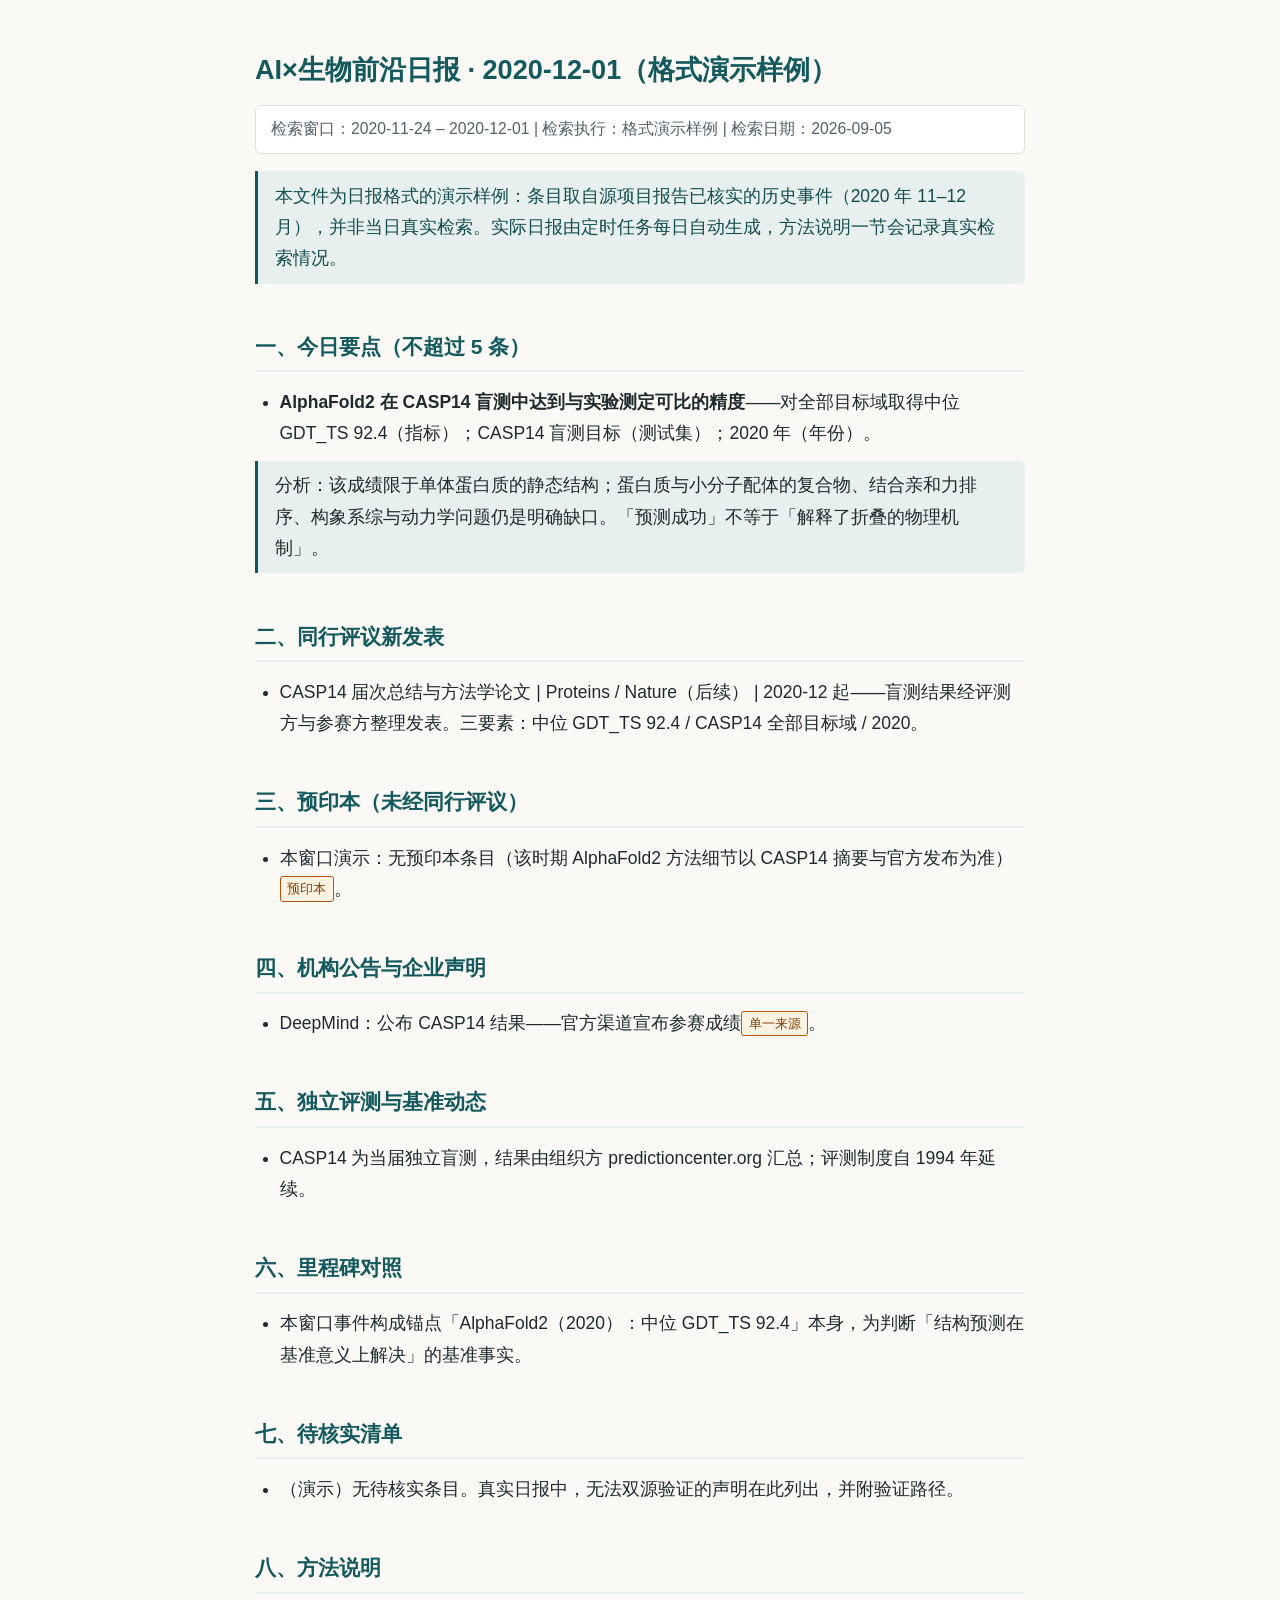
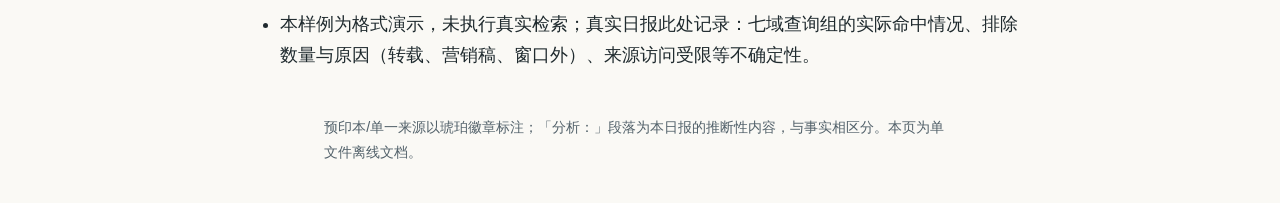
<file: ai-bio-kit/examples/daily-digest-sample.html>
<!DOCTYPE html>
<html lang="zh-CN">
<head>
<meta charset="UTF-8">
<meta name="viewport" content="width=device-width, initial-scale=1.0">
<title>AI×生物前沿日报 · 2020-12-01（格式演示样例）</title>
<style>
:root{--bg:#faf9f5;--ink:#1f2a2e;--soft:#52616a;--teal:#14595d;--teal-pale:#e7f0ee;--line:#e3e0d8;--amber-bg:#fdf3e3;--amber-line:#b45309;--amber-ink:#7c3d06}
body{margin:0;background:var(--bg);color:var(--ink);font:17.5px/1.78 -apple-system,'PingFang SC','Hiragino Sans GB','Microsoft YaHei',sans-serif;-webkit-font-smoothing:antialiased}
main{max-width:44em;margin:0 auto;padding:2.6em 1.2em 2em}
h1{font-size:1.55em;color:var(--teal);margin:.2em 0 .5em;line-height:1.4}
h2{font-size:1.2em;color:var(--teal);margin:2.1em 0 .7em;border-bottom:2px solid var(--teal-pale);padding-bottom:.25em}
h3{font-size:1.05em;margin:1.4em 0 .4em}
p{margin:.65em 0}
ul{margin:.5em 0;padding-left:1.4em}
li{margin:.45em 0}
a{color:var(--teal)}
p.meta{font-size:.9em;color:var(--soft);background:#fff;border:1px solid var(--line);border-radius:6px;padding:.6em .95em;margin:1em 0}
blockquote{border-left:3px solid var(--teal);background:var(--teal-pale);color:#144d50;margin:1em 0;padding:.55em .95em;border-radius:0 6px 6px 0}
p.ana{background:var(--teal-pale);border-left:3px solid var(--teal);padding:.55em .95em;border-radius:0 6px 6px 0}
.badge{display:inline-block;font-size:.76em;padding:0 .5em;border:1px solid var(--amber-line);border-radius:3px;color:var(--amber-ink);background:var(--amber-bg);vertical-align:.12em;white-space:nowrap}
hr{border:none;border-top:1px solid var(--line);margin:2em 0}
footer{max-width:44em;margin:0 auto;padding:0 1.2em 2.6em;color:var(--soft);font-size:.82em}</style>
</head>
<body>
<main>
<h1>AI×生物前沿日报 · 2020-12-01（格式演示样例）</h1>
<p class="meta">检索窗口：2020-11-24 – 2020-12-01 | 检索执行：格式演示样例 | 检索日期：2026-09-05</p>
<blockquote>本文件为日报格式的演示样例：条目取自源项目报告已核实的历史事件（2020 年 11–12 月），并非当日真实检索。实际日报由定时任务每日自动生成，方法说明一节会记录真实检索情况。</blockquote>
<h2>一、今日要点（不超过 5 条）</h2>
<ul><li><strong>AlphaFold2 在 CASP14 盲测中达到与实验测定可比的精度</strong>——对全部目标域取得中位 GDT_TS 92.4（指标）；CASP14 盲测目标（测试集）；2020 年（年份）。</li></ul>
<p class="ana">分析：该成绩限于单体蛋白质的静态结构；蛋白质与小分子配体的复合物、结合亲和力排序、构象系综与动力学问题仍是明确缺口。「预测成功」不等于「解释了折叠的物理机制」。</p>
<h2>二、同行评议新发表</h2>
<ul><li>CASP14 届次总结与方法学论文 | Proteins / Nature（后续） | 2020-12 起——盲测结果经评测方与参赛方整理发表。三要素：中位 GDT_TS 92.4 / CASP14 全部目标域 / 2020。</li></ul>
<h2>三、预印本（未经同行评议）</h2>
<ul><li>本窗口演示：无预印本条目（该时期 AlphaFold2 方法细节以 CASP14 摘要与官方发布为准）<span class="badge">预印本</span>。</li></ul>
<h2>四、机构公告与企业声明</h2>
<ul><li>DeepMind：公布 CASP14 结果——官方渠道宣布参赛成绩<span class="badge">单一来源</span>。</li></ul>
<h2>五、独立评测与基准动态</h2>
<ul><li>CASP14 为当届独立盲测，结果由组织方 predictioncenter.org 汇总；评测制度自 1994 年延续。</li></ul>
<h2>六、里程碑对照</h2>
<ul><li>本窗口事件构成锚点「AlphaFold2（2020）：中位 GDT_TS 92.4」本身，为判断「结构预测在基准意义上解决」的基准事实。</li></ul>
<h2>七、待核实清单</h2>
<ul><li>（演示）无待核实条目。真实日报中，无法双源验证的声明在此列出，并附验证路径。</li></ul>
<h2>八、方法说明</h2>
<ul><li>本样例为格式演示，未执行真实检索；真实日报此处记录：七域查询组的实际命中情况、排除数量与原因（转载、营销稿、窗口外）、来源访问受限等不确定性。</li></ul>
</main>
<footer>预印本/单一来源以琥珀徽章标注；「分析：」段落为本日报的推断性内容，与事实相区分。本页为单文件离线文档。</footer>
</body>
</html>
</file>
